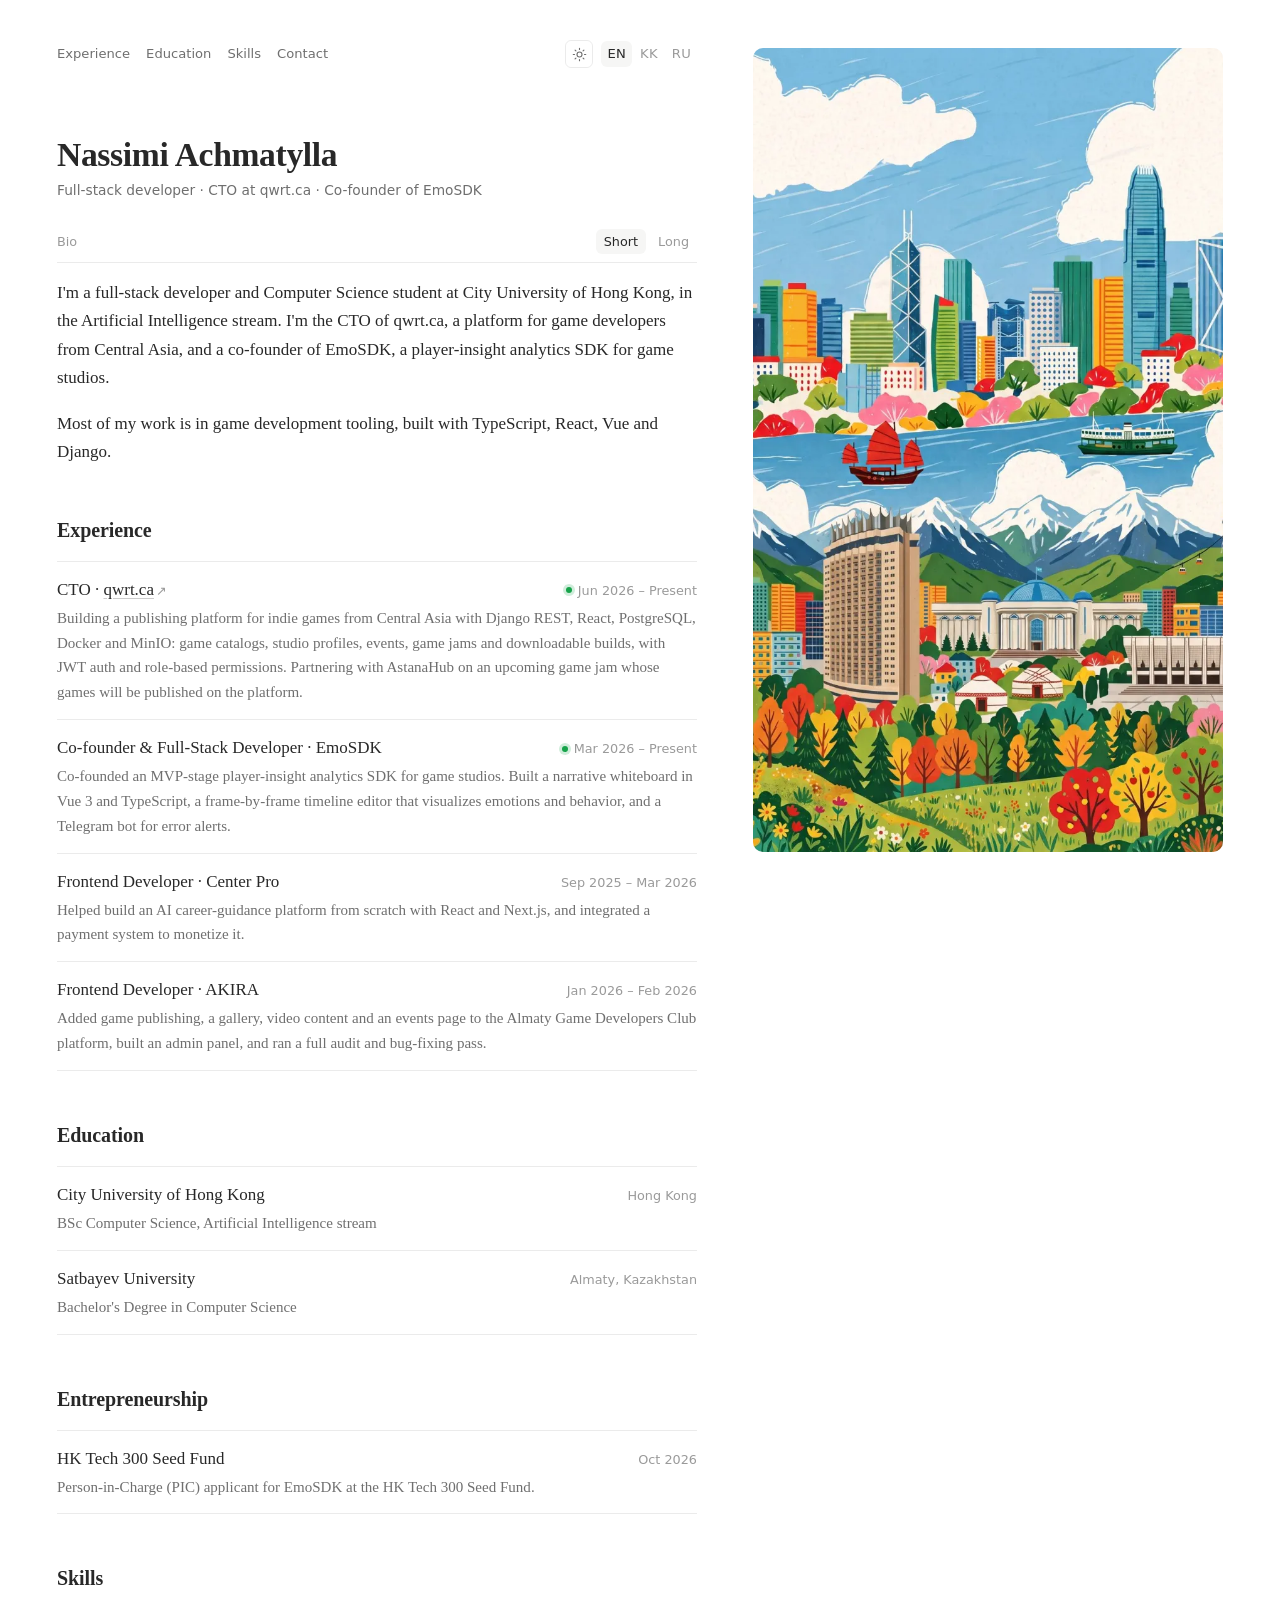
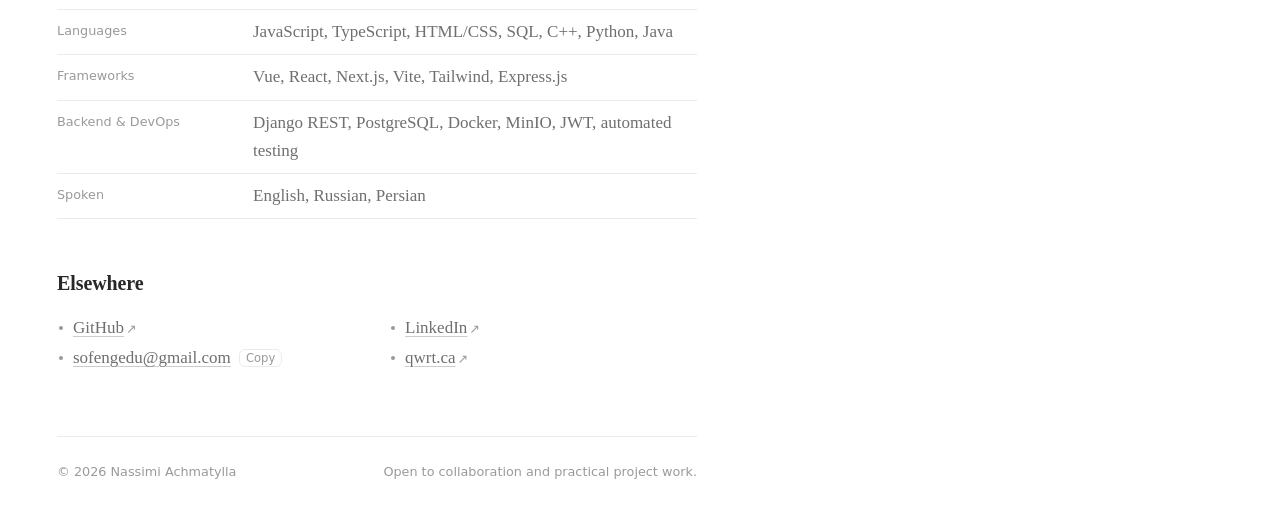
<file: index.html>
<!DOCTYPE html>
<html lang="en">
<head>
    <!-- Google tag (gtag.js) -->
    <script async src="https://www.googletagmanager.com/gtag/js?id=G-T3D9MFTWED"></script>
    <script>
      window.dataLayer = window.dataLayer || [];
      function gtag(){dataLayer.push(arguments);}
      gtag('js', new Date());

      gtag('config', 'G-T3D9MFTWED');
    </script>
    <script>
      try {
        const theme = localStorage.getItem("theme");
        if (theme) document.documentElement.dataset.theme = theme;
      } catch (error) {}
    </script>
    <meta charset="UTF-8">
    <meta name="viewport" content="width=device-width, initial-scale=1.0">
    <meta name="description" content="Nassimi Achmatylla — full-stack developer, CTO of qwrt.ca, co-founder of EmoSDK and Computer Science student at City University of Hong Kong.">
    <title>Nassimi Achmatylla</title>
    <meta name="theme-color" content="#ffffff" media="(prefers-color-scheme: light)">
    <meta name="theme-color" content="#111111" media="(prefers-color-scheme: dark)">
    <meta property="og:type" content="website">
    <meta property="og:site_name" content="Nassimi Achmatylla">
    <meta property="og:title" content="Nassimi Achmatylla">
    <meta property="og:description" content="Nassimi Achmatylla — full-stack developer, CTO of qwrt.ca, co-founder of EmoSDK and Computer Science student at City University of Hong Kong.">
    <meta name="twitter:card" content="summary">
    <link rel="icon" href="favicon.svg" type="image/svg+xml">
    <link rel="stylesheet" href="style.css">
</head>
<body>
    <a class="skip-link" href="#content" data-i18n="skipLink">Skip to content</a>
    <div class="page-layout">
        <div class="container">
            <header class="site-header">
                <nav class="site-nav" aria-label="Sections" data-i18n-label="navLabel">
                    <a href="#experience" data-i18n="navExperience">Experience</a>
                    <a href="#education" data-i18n="navEducation">Education</a>
                    <a href="#skills" data-i18n="navSkills">Skills</a>
                    <a href="#contact" data-i18n="navContact">Contact</a>
                </nav>
                <div class="header-controls">
                    <button class="theme-toggle" id="theme-toggle" type="button" aria-label="Toggle dark mode">
                        <svg class="icon-sun" viewBox="0 0 24 24" fill="none" stroke="currentColor" stroke-width="1.8" stroke-linecap="round" aria-hidden="true"><circle cx="12" cy="12" r="4"/><path d="M12 2v2M12 20v2M4.9 4.9l1.4 1.4M17.7 17.7l1.4 1.4M2 12h2M20 12h2M4.9 19.1l1.4-1.4M17.7 6.3l1.4-1.4"/></svg>
                        <svg class="icon-moon" viewBox="0 0 24 24" fill="none" stroke="currentColor" stroke-width="1.8" stroke-linecap="round" stroke-linejoin="round" aria-hidden="true"><path d="M20 14.5A8 8 0 0 1 9.5 4a8 8 0 1 0 10.5 10.5z"/></svg>
                    </button>
                    <div class="language-switch" role="group" aria-label="Language" data-i18n-label="languageLabel">
                        <button type="button" data-lang="English" lang="en" aria-label="English" aria-pressed="true">EN</button>
                        <button type="button" data-lang="Kazakh" lang="kk" aria-label="Қазақша" aria-pressed="false">KK</button>
                        <button type="button" data-lang="Russian" lang="ru" aria-label="Русский" aria-pressed="false">RU</button>
                    </div>
                </div>
            </header>

            <main id="content">
                <figure class="mobile-visual">
                    <picture>
                        <!-- Narrow screens get a wide banner; the tall version lives in the desktop side column. -->
                        <source media="(max-width: 1079px)" srcset="images/journey-wide.webp" type="image/webp">
                        <source media="(max-width: 1079px)" srcset="images/journey-wide.jpg">
                        <img src="[data-uri]" width="1400" height="593" decoding="async" alt="A colorful hand-painted illustration blending the Hong Kong skyline and Victoria Harbour into Almaty, with the snowy Tien Shan mountains, yurts and apple orchards, representing my journey" data-i18n-alt="journeyAlt">
                    </picture>
                </figure>

                <h1 class="site-title" data-i18n="siteName">Nassimi Achmatylla</h1>
                <p class="site-subtitle" data-i18n="subtitle" data-i18n-phrases>Full-stack developer · CTO at qwrt.ca · Co-founder of EmoSDK</p>

                <section class="bio" aria-labelledby="bio-heading">
                    <div class="bio-toggle">
                        <h2 id="bio-heading" data-i18n="bioLabel">Bio</h2>
                        <div class="bio-toggle-options" role="group" aria-labelledby="bio-heading">
                            <button type="button" data-bio="short" aria-pressed="true" aria-controls="bio-short" data-i18n="bioShort">Short</button>
                            <button type="button" data-bio="long" aria-pressed="false" aria-controls="bio-long" data-i18n="bioLong">Long</button>
                        </div>
                    </div>
                    <div class="prose" id="bio-short" data-bio-panel="short">
                        <p data-i18n="bioP1">I'm a full-stack developer and Computer Science student at City University of Hong Kong, in the Artificial Intelligence stream. I'm the CTO of qwrt.ca, a platform for game developers from Central Asia, and a co-founder of EmoSDK, a player-insight analytics SDK for game studios.</p>
                        <p data-i18n="bioP2">Most of my work is in game development tooling, built with TypeScript, React, Vue and Django.</p>
                    </div>
                    <div class="prose" id="bio-long" data-bio-panel="long" hidden>
                        <p data-i18n="bioLongP1"></p>
                        <p data-i18n="bioLongP2"></p>
                    </div>
                </section>

                <section class="section" id="experience" aria-labelledby="experience-heading">
                    <h2 id="experience-heading" data-i18n="experienceTitle">Experience</h2>
                    <ul class="entry-list">
                    <li>
                        <div class="entry-header">
                            <span><span data-i18n="roleCto">CTO</span> · <a href="https://qwrt.ca" target="_blank" rel="noreferrer">qwrt.ca</a></span>
                            <span class="row-meta date-range" data-date-start="2026-06-01"></span>
                        </div>
                        <p class="entry-description" data-i18n="expQwrt">Building a publishing platform for indie games from Central Asia with Django REST, React, PostgreSQL, Docker and MinIO: game catalogs, studio profiles, events, game jams and downloadable builds, with JWT auth and role-based permissions. Partnering with AstanaHub on an upcoming game jam whose games will be published on the platform.</p>
                    </li>
                    <li>
                        <div class="entry-header">
                            <span><span data-i18n="roleFullStack">Co-founder &amp; Full-Stack Developer</span> · EmoSDK</span>
                            <span class="row-meta date-range" data-date-start="2026-03-01"></span>
                        </div>
                        <p class="entry-description" data-i18n="expEmo">Co-founded an MVP-stage player-insight analytics SDK for game studios. Built a narrative whiteboard in Vue 3 and TypeScript, a frame-by-frame timeline editor that visualizes emotions and behavior, and a Telegram bot for error alerts.</p>
                    </li>
                    <li>
                        <div class="entry-header">
                            <span><span data-i18n="roleFrontend">Frontend Developer</span> · Center Pro</span>
                            <span class="row-meta date-range" data-date-start="2025-09-01" data-date-end="2026-03-01"></span>
                        </div>
                        <p class="entry-description" data-i18n="expCenterPro">Helped build an AI career-guidance platform from scratch with React and Next.js, and integrated a payment system to monetize it.</p>
                    </li>
                    <li>
                        <div class="entry-header">
                            <span><span data-i18n="roleFrontend">Frontend Developer</span> · AKIRA</span>
                            <span class="row-meta date-range" data-date-start="2026-01-01" data-date-end="2026-02-01"></span>
                        </div>
                        <p class="entry-description" data-i18n="expAkira">Added game publishing, a gallery, video content and an events page to the Almaty Game Developers Club platform, built an admin panel, and ran a full audit and bug-fixing pass.</p>
                    </li>
                    </ul>
                </section>

                <section class="section" id="education" aria-labelledby="education-heading">
                    <h2 id="education-heading" data-i18n="educationTitle">Education</h2>
                    <ul class="entry-list">
                        <li>
                            <div class="entry-header">
                                <span>City University of Hong Kong</span>
                                <span class="row-meta" data-i18n="eduCityuPlace">Hong Kong</span>
                            </div>
                            <p class="entry-description" data-i18n="eduCityu">BSc Computer Science, Artificial Intelligence stream</p>
                        </li>
                        <li>
                            <div class="entry-header">
                                <span data-i18n="eduSatbayevName">Satbayev University</span>
                                <span class="row-meta" data-i18n="eduSatbayevPlace">Almaty, Kazakhstan</span>
                            </div>
                            <p class="entry-description" data-i18n="eduSatbayev">Bachelor's Degree in Computer Science</p>
                        </li>
                    </ul>
                </section>

                <section class="section" aria-labelledby="entrepreneurship-heading">
                    <h2 id="entrepreneurship-heading" data-i18n="entrepreneurshipTitle">Entrepreneurship</h2>
                    <ul class="entry-list">
                        <li>
                            <div class="entry-header">
                                <span>HK Tech 300 Seed Fund</span>
                                <span class="row-meta date-range" data-date-start="2026-10-01" data-date-end="2026-10-01"></span>
                            </div>
                            <p class="entry-description" data-i18n="entHkTech">Person-in-Charge (PIC) applicant for EmoSDK at the HK Tech 300 Seed Fund.</p>
                        </li>
                    </ul>
                </section>

                <section class="section" id="skills" aria-labelledby="skills-heading">
                    <h2 id="skills-heading" data-i18n="skillsTitle">Skills</h2>
                    <dl class="skills-list">
                        <div>
                            <dt data-i18n="skillsLanguages">Languages</dt>
                            <dd>JavaScript, TypeScript, HTML/CSS, SQL, C++, Python, Java</dd>
                        </div>
                        <div>
                            <dt data-i18n="skillsFrameworks">Frameworks</dt>
                            <dd>Vue, React, Next.js, Vite, Tailwind, Express.js</dd>
                        </div>
                        <div>
                            <dt data-i18n="skillsBackend">Backend &amp; DevOps</dt>
                            <dd>Django REST, PostgreSQL, Docker, MinIO, JWT, <span data-i18n="skillsTesting">automated testing</span></dd>
                        </div>
                        <div>
                            <dt data-i18n="skillsSpoken">Spoken</dt>
                            <dd data-i18n="skillsSpokenValue">English, Russian, Persian</dd>
                        </div>
                    </dl>
                </section>

                <section class="section" id="contact" aria-labelledby="links-heading">
                    <h2 id="links-heading" data-i18n="linksTitle">Elsewhere</h2>
                    <ul class="columns-list">
                        <li><a href="https://github.com/Vinbe0" target="_blank" rel="noreferrer">GitHub</a></li>
                        <li><a href="https://www.linkedin.com/in/nassimi/" target="_blank" rel="noreferrer">LinkedIn</a></li>
                        <li><a href="mailto:sofengedu@gmail.com">sofengedu@gmail.com</a> <button class="copy-button" type="button" data-copy="sofengedu@gmail.com" data-i18n="copyEmail" aria-live="polite">Copy</button></li>
                        <li><a href="https://qwrt.ca" target="_blank" rel="noreferrer">qwrt.ca</a></li>
                    </ul>
                </section>
            </main>

            <footer class="site-footer">
                <span>© <span id="year">2026</span> <span data-i18n="siteName">Nassimi Achmatylla</span></span>
                <span data-i18n="footerText">Open to collaboration and practical project work.</span>
            </footer>
        </div>

        <aside class="home-visual">
            <picture>
                <!-- Only wide screens show the image, so phones never download it. -->
                <source media="(min-width: 1080px)" srcset="images/journey.webp" type="image/webp">
                <source media="(min-width: 1080px)" srcset="images/journey.jpg">
                <img src="[data-uri]" width="940" height="1281" decoding="async" alt="A colorful hand-painted illustration blending the Hong Kong skyline and Victoria Harbour into Almaty, with the snowy Tien Shan mountains, yurts and apple orchards, representing my journey" data-i18n-alt="journeyAlt">
            </picture>
        </aside>
    </div>

    <script src="script.js"></script>
</body>
</html>
</file>
<file: style.css>
:root {
    --bg: #ffffff;
    --text: #282828;
    --muted: #6f6f6f;
    --subtle: #9a9a9a;
    --line: rgba(0, 0, 0, 0.08);
    --link-line: rgba(0, 0, 0, 0.2);
    --surface: #f6f6f5;
    --current: #16a34a;
    --max-width: 640px;
    --sticky-offset: 72px;
    --serif: "Iowan Old Style", "Palatino Linotype", Palatino, "Book Antiqua", Georgia, serif;
    --sans: ui-sans-serif, system-ui, -apple-system, BlinkMacSystemFont, "Segoe UI", sans-serif;
    color-scheme: light;
}

@media (prefers-color-scheme: dark) {
    :root:not([data-theme="light"]) {
        --bg: #111111;
        --text: #e6e6e6;
        --muted: #a3a3a3;
        --subtle: #737373;
        --line: rgba(255, 255, 255, 0.1);
        --link-line: rgba(255, 255, 255, 0.25);
        --surface: #1a1a1a;
    --current: #4ade80;
        color-scheme: dark;
    }
}

:root[data-theme="dark"] {
    --bg: #111111;
    --text: #e6e6e6;
    --muted: #a3a3a3;
    --subtle: #737373;
    --line: rgba(255, 255, 255, 0.1);
    --link-line: rgba(255, 255, 255, 0.25);
    --surface: #1a1a1a;
    --current: #4ade80;
    color-scheme: dark;
}

*,
*::before,
*::after {
    box-sizing: border-box;
}

[hidden] {
    display: none !important;
}

html {
    -webkit-text-size-adjust: 100%;
    scroll-behavior: smooth;
}

.section {
    /* Land section headings just below the sticky header */
    scroll-margin-top: var(--sticky-offset);
}

body {
    margin: 0;
    color: var(--text);
    background: var(--bg);
    font-family: var(--serif);
    font-size: 17px;
    line-height: 1.65;
    -webkit-font-smoothing: antialiased;
    text-rendering: optimizeLegibility;
}

h1,
h2,
h3,
p,
ul,
ol,
dl,
dd,
figure {
    margin: 0;
}

ul,
ol {
    padding: 0;
    list-style: none;
}

a {
    color: inherit;
    text-decoration: underline;
    text-decoration-color: var(--link-line);
    text-decoration-thickness: 1px;
    text-underline-offset: 3px;
    transition: text-decoration-color 150ms ease, color 150ms ease;
}

a:hover {
    text-decoration-color: currentColor;
}

/* Small arrow after links that open another site */
a[target="_blank"]::after {
    content: "↗";
    content: "↗" / "";
    display: inline-block;
    margin-left: 2px;
    color: var(--subtle);
    font-family: var(--sans);
    font-size: 0.75em;
    text-decoration: none;
    transition: transform 150ms ease, color 150ms ease;
}

a[target="_blank"]:hover::after {
    color: currentColor;
    transform: translate(1px, -1px);
}

:focus-visible {
    outline: 2px solid var(--text);
    outline-offset: 2px;
    border-radius: 2px;
}

.skip-link {
    position: absolute;
    top: 8px;
    left: 8px;
    z-index: 10;
    padding: 6px 12px;
    border-radius: 6px;
    color: var(--bg);
    background: var(--text);
    font-family: var(--sans);
    font-size: 0.86rem;
    text-decoration: none;
    transform: translateY(-200%);
}

.skip-link:focus {
    transform: none;
}

.container {
    width: min(var(--max-width), calc(100% - 32px));
    margin: 0 auto;
}

/* Side illustration, shown next to the content on wide screens */

.home-visual {
    display: none;
}

.mobile-visual {
    margin: 0 0 28px;
    overflow: hidden;
    border-radius: 10px;
    background: var(--surface);
    aspect-ratio: 1400 / 593;
}

.mobile-visual img {
    display: block;
    width: 100%;
    height: 100%;
}

@media (min-width: 1080px) {
    .page-layout {
        display: grid;
        grid-template-columns: minmax(0, var(--max-width)) minmax(0, 470px);
        gap: 56px;
        justify-content: center;
        align-items: start;
        padding: 0 32px;
    }

    .page-layout .container {
        width: auto;
        margin: 0;
    }

    .mobile-visual {
        display: none;
    }

    .home-visual {
        position: sticky;
        top: 48px;
        display: block;
        height: calc(100vh - 96px);
        margin-top: 48px;
        overflow: hidden;
        border-radius: 10px;
        background: var(--surface);
    }

    .home-visual img {
        display: block;
        width: 100%;
        height: 100%;
        object-fit: cover;
        object-position: center;
    }
}

/* Tone the bright illustration down a little on dark backgrounds */
@media (prefers-color-scheme: dark) {
    :root:not([data-theme="light"]) .home-visual img,
    :root:not([data-theme="light"]) .mobile-visual img {
        filter: brightness(0.85) saturate(0.95);
    }
}

:root[data-theme="dark"] .home-visual img,
:root[data-theme="dark"] .mobile-visual img {
    filter: brightness(0.85) saturate(0.95);
}

/* Header */

.site-header {
    position: sticky;
    top: 0;
    z-index: 10;
    display: flex;
    flex-wrap: wrap;
    align-items: center;
    justify-content: space-between;
    gap: 16px;
    margin-top: 28px;
    padding: 12px 0;
    font-family: var(--sans);
    font-size: 0.82rem;
}

/* Translucent, blurred backdrop that bleeds slightly past the column edges */
.site-header::before,
.site-nav::before {
    content: "";
    position: absolute;
    inset: 0 -16px;
    z-index: -1;
    border-bottom: 1px solid transparent;
    background: color-mix(in srgb, var(--bg) 82%, transparent);
    -webkit-backdrop-filter: blur(12px);
    backdrop-filter: blur(12px);
    transition: border-color 150ms ease;
}

.site-nav::before {
    display: none;
}

.site-header.is-stuck::before,
.site-nav.is-stuck::before {
    border-bottom-color: var(--line);
}

.site-nav {
    display: flex;
    flex-wrap: wrap;
    gap: 4px 16px;
}

.site-nav a {
    color: var(--muted);
    text-decoration: none;
}

.site-nav a:hover,
.site-nav a[aria-current] {
    color: var(--text);
}

.site-nav a[aria-current] {
    text-decoration: underline;
    text-decoration-color: var(--link-line);
    text-underline-offset: 6px;
}

.header-controls {
    display: flex;
    align-items: center;
    gap: 8px;
    margin-left: auto;
}

.theme-toggle {
    display: grid;
    width: 28px;
    height: 28px;
    place-items: center;
    padding: 0;
    border: 1px solid var(--line);
    border-radius: 6px;
    color: var(--muted);
    background: transparent;
    cursor: pointer;
}

.theme-toggle:hover {
    color: var(--text);
}

.theme-toggle svg {
    width: 15px;
    height: 15px;
}

.theme-toggle .icon-moon,
:root[data-theme-active="dark"] .theme-toggle .icon-sun {
    display: none;
}

:root[data-theme-active="dark"] .theme-toggle .icon-moon {
    display: block;
}

.language-switch {
    display: flex;
    gap: 2px;
}

.language-switch button {
    padding: 2px 6px;
    border: 0;
    border-radius: 6px;
    color: var(--subtle);
    background: transparent;
    font: inherit;
    letter-spacing: 0.02em;
    cursor: pointer;
}

.language-switch button:hover {
    color: var(--text);
}

.language-switch button[aria-pressed="true"] {
    color: var(--text);
    background: var(--surface);
}

/* Content */

main {
    padding: 56px 0 24px;
}

/* Below the desktop breakpoint the banner opens the page, so keep it close to the header. */
@media (max-width: 1079px) {
    .site-header + main {
        padding-top: 20px;
    }
}

.site-title {
    margin-bottom: 4px;
    font-size: 2.1rem;
    font-weight: 600;
    line-height: 1.15;
    letter-spacing: -0.01em;
}

.site-subtitle {
    margin-bottom: 28px;
    color: var(--muted);
    font-family: var(--sans);
    font-size: 0.86rem;
}

.bio-toggle {
    display: flex;
    align-items: center;
    justify-content: space-between;
    gap: 16px;
    margin-bottom: 16px;
    padding-bottom: 8px;
    border-bottom: 1px solid var(--line);
    font-family: var(--sans);
    font-size: 0.8rem;
}

.bio-toggle h2 {
    color: var(--subtle);
    font-size: inherit;
    font-weight: 400;
}

.bio-toggle-options {
    display: flex;
    gap: 4px;
}

.bio-toggle-options button {
    padding: 2px 8px;
    border: 0;
    border-radius: 6px;
    color: var(--subtle);
    background: transparent;
    font: inherit;
    cursor: pointer;
}

.bio-toggle-options button:hover {
    color: var(--text);
}

.bio-toggle-options button[aria-pressed="true"] {
    color: var(--text);
    background: var(--surface);
}

.phrase {
    white-space: nowrap;
}

.prose {
    display: grid;
    gap: 18px;
}

.prose a {
    color: var(--muted);
}

.prose a:hover {
    color: var(--text);
}

.section {
    margin-top: 48px;
}

.section h2 {
    margin-bottom: 14px;
    font-size: 1.25rem;
    font-weight: 600;
    letter-spacing: -0.005em;
}

/* Two-column bullet list */

.columns-list {
    display: grid;
    grid-template-columns: repeat(2, minmax(0, 1fr));
    column-gap: 24px;
    row-gap: 2px;
    color: var(--muted);
}

.columns-list li {
    position: relative;
    padding-left: 16px;
}

.columns-list li::before {
    content: "";
    position: absolute;
    top: 0.72em;
    left: 2px;
    width: 4px;
    height: 4px;
    border-radius: 50%;
    background: var(--subtle);
}

/* Label/value list */

.skills-list div {
    display: grid;
    grid-template-columns: 180px minmax(0, 1fr);
    gap: 16px;
    padding: 8px 0;
    border-bottom: 1px solid var(--line);
}

.skills-list div:first-child {
    border-top: 1px solid var(--line);
}

.skills-list dt {
    color: var(--subtle);
    font-family: var(--sans);
    font-size: 0.8rem;
    line-height: 2;
}

.skills-list dd {
    color: var(--muted);
}

.copy-button {
    margin-left: 4px;
    padding: 1px 6px;
    border: 1px solid var(--line);
    border-radius: 6px;
    color: var(--subtle);
    background: transparent;
    font-family: var(--sans);
    font-size: 0.72rem;
    vertical-align: 0.1em;
    cursor: pointer;
    transition: color 150ms ease, border-color 150ms ease;
}

.copy-button:hover {
    color: var(--text);
    border-color: var(--subtle);
}

/* Entry list: title and meta on one line, description below */

.entry-list li {
    padding: 14px 0;
    border-bottom: 1px solid var(--line);
}

.entry-list li:first-child {
    border-top: 1px solid var(--line);
}

.entry-header {
    display: flex;
    flex-wrap: wrap;
    align-items: baseline;
    justify-content: space-between;
    gap: 4px 16px;
}

.entry-header .row-meta {
    color: var(--subtle);
    font-family: var(--sans);
    font-size: 0.8rem;
    font-variant-numeric: tabular-nums;
}

/* Green dot before the dates of ongoing roles */
.date-range.is-current::before {
    content: "";
    display: inline-block;
    width: 6px;
    height: 6px;
    margin-right: 6px;
    border-radius: 50%;
    background: var(--current);
    box-shadow: 0 0 0 3px color-mix(in srgb, var(--current) 20%, transparent);
    vertical-align: 0.1em;
}

.entry-description {
    margin-top: 2px;
    color: var(--muted);
    font-size: 0.94rem;
}

/* Footer */

.site-footer {
    display: flex;
    flex-wrap: wrap;
    justify-content: space-between;
    gap: 8px 16px;
    margin-top: 40px;
    padding: 24px 0 48px;
    border-top: 1px solid var(--line);
    color: var(--subtle);
    font-family: var(--sans);
    font-size: 0.8rem;
}

.site-footer a {
    color: var(--muted);
}

/* Gentle fade-in on load, one block after another */
@keyframes fade-in {
    from {
        opacity: 0;
        transform: translateY(6px);
    }
}

@media (prefers-reduced-motion: no-preference) {
    main > *,
    .home-visual {
        animation: fade-in 600ms ease both;
    }

    main > :nth-child(2) { animation-delay: 60ms; }
    main > :nth-child(3) { animation-delay: 120ms; }
    main > :nth-child(4) { animation-delay: 180ms; }
    main > :nth-child(5) { animation-delay: 240ms; }
    main > :nth-child(n + 6) { animation-delay: 300ms; }

    .home-visual {
        animation-delay: 120ms;
    }
}

@media (prefers-reduced-motion: reduce) {
    html {
        scroll-behavior: auto;
    }

    *,
    *::before,
    *::after {
        transition-duration: 0.01ms !important;
    }
}

/* Phones: controls on top, section links spread across their own row */
/* Phones: only the section links stay pinned; the controls scroll away */
@media (max-width: 560px) {
    :root {
        --sticky-offset: 60px;
    }

    .container {
        display: flex;
        flex-direction: column;
    }

    .site-header {
        display: contents;
    }

    .site-header::before {
        display: none;
    }

    .header-controls {
        order: 1;
        justify-content: flex-end;
        padding-top: 24px;
        font-family: var(--sans);
        font-size: 0.82rem;
    }

    .site-nav {
        position: sticky;
        top: 0;
        z-index: 10;
        order: 2;
        justify-content: space-between;
        margin-top: 14px;
        padding: 10px 0;
        border-top: 1px solid var(--line);
        font-family: var(--sans);
        font-size: 0.82rem;
    }

    .site-nav::before {
        display: block;
    }

    .site-nav.is-stuck {
        border-top-color: transparent;
    }

    main {
        order: 3;
    }

    .site-footer {
        order: 4;
    }
}

@media (max-width: 480px) {
    body {
        font-size: 16px;
    }

    .columns-list {
        grid-template-columns: 1fr;
    }

    .skills-list div {
        grid-template-columns: 1fr;
        gap: 0;
    }
}

.visually-hidden {
    position: absolute;
    width: 1px;
    height: 1px;
    overflow: hidden;
    clip: rect(0 0 0 0);
    white-space: nowrap;
}
</file>
